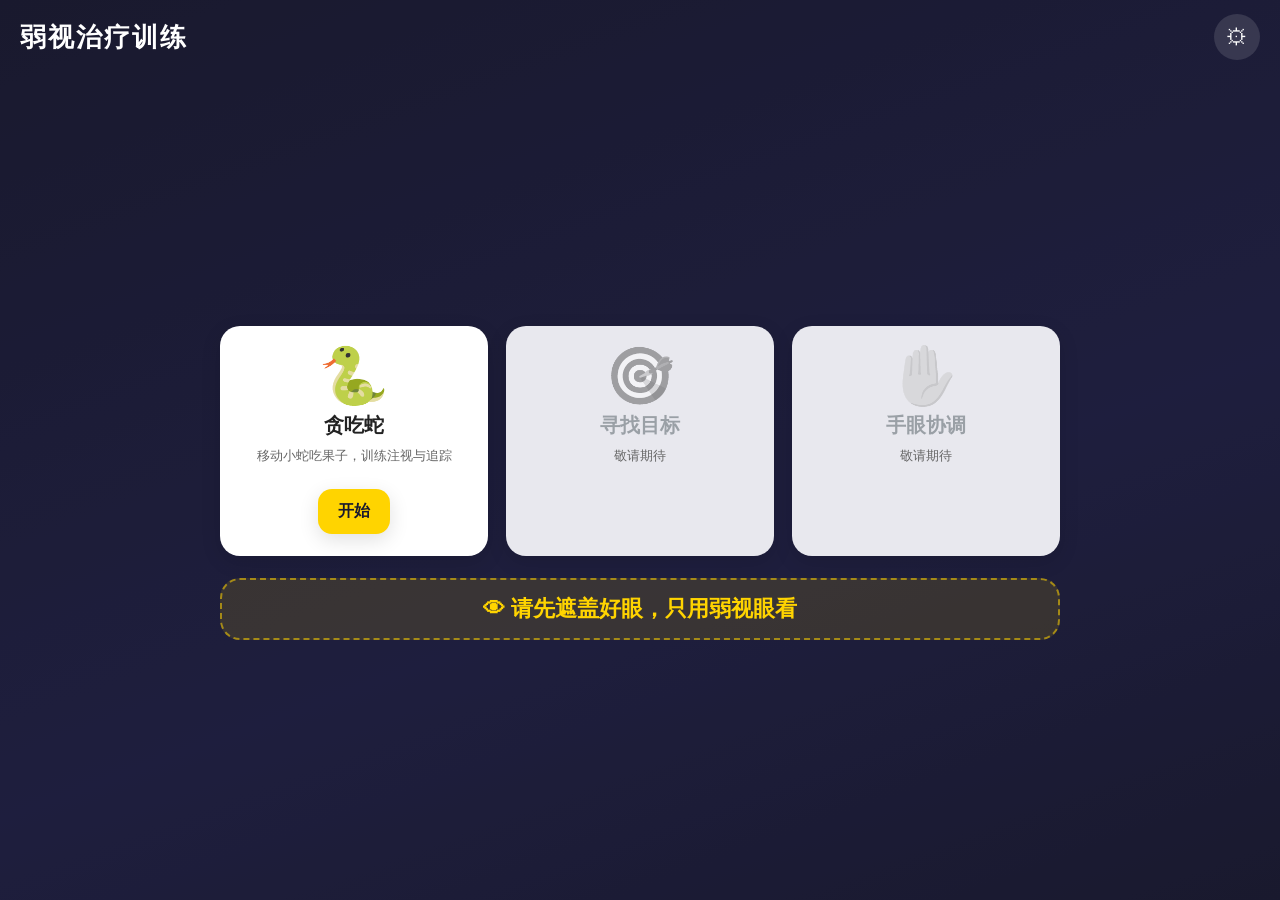
<file: index.html>
﻿<!DOCTYPE html>
<html lang="zh-CN">
<head>
<meta charset="UTF-8">
<meta name="viewport" content="width=device-width, initial-scale=1, viewport-fit=cover">
<title>Amblyopia Treatment Game · 弱视治疗训练</title>
<link rel="stylesheet" href="css/style.css">
</head>
<body>
<!-- 自测横幅：?test=1 时显示 -->
<div id="testBanner" class="hidden"></div>

<!-- ============ 游戏挑选菜单页 ============ -->
<div id="menuScreen" class="screen">
  <canvas id="menuBgCanvas" aria-hidden="true"></canvas>
  <div class="menu-bg-dim" aria-hidden="true"></div>
  <header class="menu-header">
    <h1 class="menu-title">弱视治疗训练</h1>
    <button id="btnOpenSettings" class="icon-btn" title="家长设置" aria-label="家长设置">⚙</button>
  </header>
  <main class="menu-main">
    <section class="game-cards" aria-label="选择游戏">
      <!-- 贪吃蛇 -->
      <div id="card-snake" class="card card-snake">
        <div class="card-art" aria-hidden="true">🐍</div>
        <h2 class="card-name">贪吃蛇</h2>
        <p class="card-desc">移动小蛇吃果子，训练注视与追踪</p>
        <button id="btnStartSnake" class="btn btn-primary">开始</button>
      </div>
      <!-- 敬请期待占位 -->
      <div class="card card-soon" aria-disabled="true">
        <div class="card-art" aria-hidden="true">🎯</div>
        <h2 class="card-name">寻找目标</h2>
        <p class="card-desc">敬请期待</p>
      </div>
      <div class="card card-soon" aria-disabled="true">
        <div class="card-art" aria-hidden="true">✋</div>
        <h2 class="card-name">手眼协调</h2>
        <p class="card-desc">敬请期待</p>
      </div>
    </section>
    <p class="eye-reminder" role="note">👁 请先遮盖好眼，只用弱视眼看</p>
  </main>
</div>

<!-- ============ 游戏屏（贪吃蛇） ============ -->
<div id="gameScreen" class="screen hidden">
  <div class="hud">
    <div class="hud-stats">
      <span>分数 <b id="hudScore">0</b></span>
      <span>最高 <b id="hudHighScore">0</b></span>
      <span>速度 <b id="hudSpeed">1</b></span>
    </div>
    <div class="hud-actions">
      <button id="btnPause" class="btn btn-small">⏸ 暂停</button>
      <button id="btnMute" class="btn btn-small">🔊 音效开</button>
    </div>
  </div>
  <div class="hud-reminder">👁 请先遮盖好眼，只用弱视眼看</div>
  <div class="board-wrap">
    <canvas id="bgCanvas"></canvas>
    <canvas id="gameCanvas"></canvas>
  </div>
</div>

<!-- ============ 游戏内 Esc 菜单 ============ -->
<div id="gameMenuOverlay" class="overlay hidden">
  <div class="overlay-card">
    <h2>已暂停</h2>
    <button id="btnResume" class="btn btn-primary btn-block">▶ 继续</button>
    <button id="btnMenuSettings" class="btn btn-block">⚙ 设置</button>
    <button id="btnRestart" class="btn btn-block">🔄 重新开始</button>
    <button id="btnBackMenu" class="btn btn-block">🏠 返回游戏列表</button>
  </div>
</div>

<!-- ============ 游戏结束浮层 ============ -->
<div id="endOverlay" class="overlay hidden">
  <div class="overlay-card">
    <h2>游戏结束</h2>
    <p>本次分数 <b id="endScore">0</b></p>
    <p>最高分 <b id="endHighScore">0</b></p>
    <button id="btnPlayAgain" class="btn btn-primary btn-block">🔄 再玩一次</button>
    <button id="btnEndBackMenu" class="btn btn-block">🏠 返回游戏列表</button>
  </div>
</div>

<!-- ============ 家长设置抽屉 ============ -->
<div id="drawerMask" class="mask hidden"></div>
<aside id="settingsDrawer" class="drawer hidden" role="dialog" aria-label="家长设置">
  <div class="drawer-head">
    <h2>家长设置</h2>
    <button id="btnDrawerClose" class="icon-btn" title="关闭" aria-label="关闭">✕</button>
  </div>
  <div class="drawer-body">
    <div class="setting-group">
      <h3>闪烁档位</h3>
      <div class="option-row">
        <label><input type="radio" name="flickerLevel" value="0"> 慢 (1.2Hz)</label>
        <label><input type="radio" name="flickerLevel" value="1"> 中 (2Hz)</label>
        <label><input type="radio" name="flickerLevel" value="2"> 快 (3.2Hz)</label>
      </div>
    </div>
    <div class="setting-group">
      <h3>刺激模式（勾选参与轮换）</h3>
      <div class="option-row">
        <label><input type="checkbox" name="mode" value="cam_grating"> CAM光栅</label>
        <label><input type="checkbox" name="mode" value="checkerboard"> 棋盘格</label>
        <label><input type="checkbox" name="mode" value="stripes"> 对比条纹</label>
      </div>
    </div>
    <div class="setting-group">
      <h3>操控方式</h3>
      <div class="option-row">
        <label><input type="radio" name="controlMode" value="keyboard"> 键盘</label>
        <label><input type="radio" name="controlMode" value="mouse"> 鼠标</label>
        <label><input type="radio" name="controlMode" value="both"> 两者（键盘/鼠标均可）</label>
      </div>
    </div>
    <div class="setting-group">
      <h3>配色模式</h3>
      <div class="option-row">
        <label><input type="radio" name="colorMode" value="contrast"> 高对比</label>
        <label><input type="radio" name="colorMode" value="mixed"> 混合</label>
      </div>
    </div>
    <div class="setting-group">
      <h3>起始速度</h3>
      <div class="option-row">
        <label><input type="radio" name="startSpeed" value="1"> 很慢</label>
        <label><input type="radio" name="startSpeed" value="2"> 慢</label>
        <label><input type="radio" name="startSpeed" value="3"> 中</label>
        <label><input type="radio" name="startSpeed" value="4"> 快</label>
        <label><input type="radio" name="startSpeed" value="5"> 很快</label>
      </div>
    </div>
    <div class="setting-group">
      <h3>背景变化</h3>
      <div class="option-row">
        <label><input type="checkbox" id="colorChange"> 颜色变化</label>
        <label><input type="checkbox" id="shapeChange"> 形状变化</label>
        <label><input type="checkbox" id="flickerChange"> 闪烁变化</label>
      </div>
    </div>
    <div class="setting-group">
      <h3>音效</h3>
      <div class="option-row">
        <label><input type="checkbox" id="soundOn"> 开启音效</label>
      </div>
    </div>
    <p class="drawer-note">建议每次 10–15 分钟、每天 1–2 次；请遵医嘱；训练时遮盖好眼。</p>
  </div>
</aside>

<script src="js/bg-engine.js"></script>
<script src="js/snake.js"></script>
<script>
(function () {
  'use strict';
  /* 设置由 js/snake.js 负责加载与持久化，这里取用其引用，保证两端同步 */
  var settings = (window.SnakeGame && window.SnakeGame.getSettings) ? window.SnakeGame.getSettings() : null;

  var App = {
    settings: settings,
    // 简单路由：menu ↔ game-snake（显隐类切换）
    showScreen: function (name) {
      if (typeof document === 'undefined') return;
      var menu = document.getElementById('menuScreen');
      var game = document.getElementById('gameScreen');
      if (menu) menu.classList.toggle('hidden', name !== 'menu');
      if (game) game.classList.toggle('hidden', name !== 'game-snake');
    },
    // 由 SnakeGame.backToMenu 调用：回到游戏挑选菜单页
    backFromGame: function () {
      App.showScreen('menu');
      setupMenuBg();
    }
  };
  window.App = App;

  /* ---------- 菜单页背景预览：用同一 BgEngine 引擎轮换刺激模式 ---------- */
  var menuBgEngine = null;
  function setupMenuBg() {
    if (typeof document === 'undefined') return;
    var canvas = document.getElementById('menuBgCanvas');
    if (!canvas || !window.BgEngine) return;
    var dpr = window.devicePixelRatio || 1;
    var w = Math.max(1, Math.round(window.innerWidth * dpr));
    var h = Math.max(1, Math.round(window.innerHeight * dpr));
    if (canvas.width !== w || canvas.height !== h) {
      canvas.width = w;
      canvas.height = h;
    }
    if (!menuBgEngine) menuBgEngine = window.BgEngine.create(canvas, settings);
    else menuBgEngine.applySettings(settings);
    menuBgEngine.start();
  }
  function stopMenuBg() {
    if (menuBgEngine) menuBgEngine.stop();
  }

  if (typeof document !== 'undefined') {
    // 开始贪吃蛇：停掉菜单预览，切到游戏屏并启动游戏
    var btnStartSnake = document.getElementById('btnStartSnake');
    if (btnStartSnake) {
      btnStartSnake.addEventListener('click', function () {
        stopMenuBg();
        App.showScreen('game-snake');
        if (window.SnakeGame && window.SnakeGame.start) window.SnakeGame.start(settings);
      });
    }
    // 家长设置抽屉（菜单页与游戏内共用）：由 snake.js 一次性绑定
    if (window.SnakeGame && window.SnakeGame.bindSettingsUI) window.SnakeGame.bindSettingsUI();

    // 菜单屏尺寸变化时重建预览画布分辨率
    window.addEventListener('resize', function () {
      var menu = document.getElementById('menuScreen');
      if (menu && !menu.classList.contains('hidden')) setupMenuBg();
    });

    setupMenuBg(); // 启动时开启菜单页背景预览
  }

  /* ---------- ?test=1 自测入口（无 DOM 环境也暴露 __snakeTests） ---------- */
  if (window.location && window.location.search && String(window.location.search).indexOf('test') !== -1) {
    function collectTests() {
      var t = [];
      if (window.SnakeGame && window.SnakeGame.runSelfTests) t = t.concat(window.SnakeGame.runSelfTests());
      if (window.BgEngine && window.BgEngine.runSelfTests) t = t.concat(window.BgEngine.runSelfTests());
      return t;
    }
    window.__snakeTests = { runSelfTests: collectTests };
    if (typeof document !== 'undefined') {
      var all = collectTests();
      var pass = 0, fail = 0;
      for (var i = 0; i < all.length; i++) {
        if (all[i].pass) pass++;
        else { fail++; if (window.console) console.log('FAIL ' + all[i].name); }
      }
      var banner = document.getElementById('testBanner');
      if (banner) {
        banner.textContent = 'SELF-TEST PASS (' + pass + ')/FAIL (' + fail + ')';
        banner.classList.remove('hidden');
        banner.classList.add(fail === 0 ? 'test-pass' : 'test-fail');
      }
    }
  }
})();
</script>
</body>
</html>
</file>
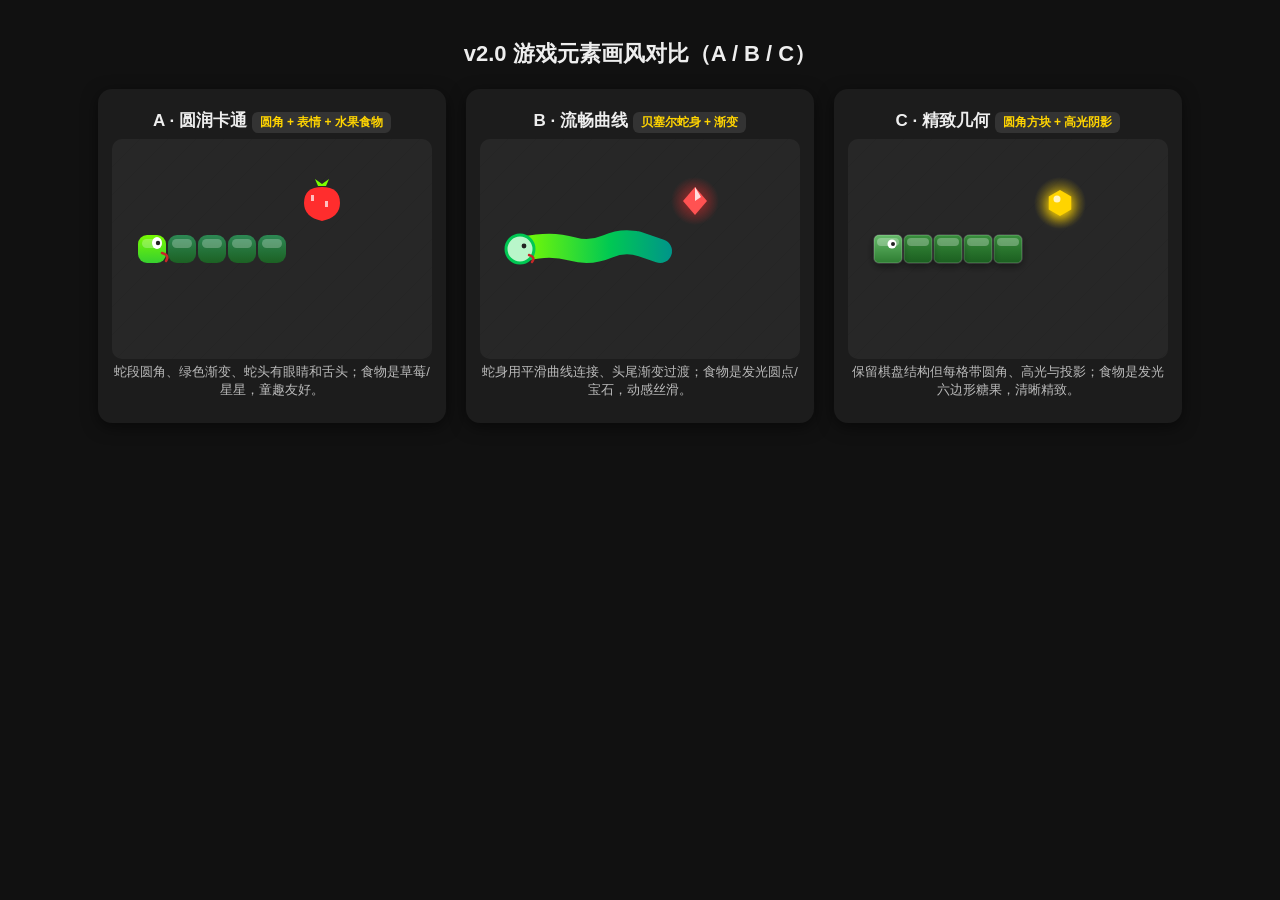
<file: docs/previews/style-options.html>
﻿<!DOCTYPE html>
<html lang="zh-CN">
<head>
<meta charset="UTF-8">
<meta name="viewport" content="width=device-width, initial-scale=1.0">
<title>v2.0 画风选择预览</title>
<style>
  body { font-family: "Microsoft YaHei", sans-serif; background: #111; color: #eee; margin: 0; padding: 24px; }
  h1 { text-align: center; font-size: 22px; }
  .row { display: flex; flex-wrap: wrap; gap: 20px; justify-content: center; margin-top: 20px; }
  .card { background: #1c1c1c; border-radius: 14px; padding: 14px; width: 320px; box-shadow: 0 4px 16px rgba(0,0,0,.5); }
  .card h2 { text-align: center; font-size: 17px; margin: 6px 0; }
  .card p { font-size: 13px; color: #bbb; text-align: center; margin: 4px 0 10px; }
  canvas { width: 100%; height: 220px; border-radius: 10px; display: block; }
  .tag { display: inline-block; background: #333; border-radius: 6px; padding: 2px 8px; font-size: 12px; color: #ffd400; }
</style>
</head>
<body>
<h1>v2.0 游戏元素画风对比（A / B / C）</h1>
<div class="row">
  <div class="card">
    <h2>A · 圆润卡通 <span class="tag">圆角 + 表情 + 水果食物</span></h2>
    <canvas id="cA"></canvas>
    <p>蛇段圆角、绿色渐变、蛇头有眼睛和舌头；食物是草莓/星星，童趣友好。</p>
  </div>
  <div class="card">
    <h2>B · 流畅曲线 <span class="tag">贝塞尔蛇身 + 渐变</span></h2>
    <canvas id="cB"></canvas>
    <p>蛇身用平滑曲线连接、头尾渐变过渡；食物是发光圆点/宝石，动感丝滑。</p>
  </div>
  <div class="card">
    <h2>C · 精致几何 <span class="tag">圆角方块 + 高光阴影</span></h2>
    <canvas id="cC"></canvas>
    <p>保留棋盘结构但每格带圆角、高光与投影；食物是发光六边形糖果，清晰精致。</p>
  </div>
</div>
<script>
function bgStripes(ctx, w, h) {
  for (let x = -h; x < w + h; x += 28) {
    ctx.fillStyle = 'rgba(255,255,255,0.05)';
    ctx.beginPath(); ctx.moveTo(x, h); ctx.lineTo(x + h, 0); ctx.lineTo(x + h + 28, 0); ctx.lineTo(x + 28, h); ctx.closePath(); ctx.fill();
  }
}
function roundRect(ctx, x, y, w, h, r) {
  r = Math.min(r, w / 2, h / 2);
  ctx.beginPath();
  ctx.moveTo(x + r, y);
  ctx.arcTo(x + w, y, x + w, y + h, r);
  ctx.arcTo(x + w, y + h, x, y + h, r);
  ctx.arcTo(x, y + h, x, y, r);
  ctx.arcTo(x, y, x + w, y, r);
  ctx.closePath();
}
function drawStyleA(ctx, w, h) {
  bgStripes(ctx, w, h);
  const segs = [[40,110],[70,110],[100,110],[130,110],[160,110]];
  for (let i = segs.length - 1; i >= 0; i--) {
    const [x, y] = segs[i];
    const g = ctx.createLinearGradient(x, y - 16, x, y + 16);
    g.addColorStop(0, i === 0 ? '#7CFC00' : '#2E8B57');
    g.addColorStop(1, i === 0 ? '#32CD32' : '#1B5E20');
    ctx.fillStyle = g;
    roundRect(ctx, x - 14, y - 14, 28, 28, 9);
    ctx.fill();
    ctx.fillStyle = 'rgba(255,255,255,0.25)';
    roundRect(ctx, x - 10, y - 10, 20, 9, 5);
    ctx.fill();
  }
  // head face
  const hx = segs[0][0], hy = segs[0][1];
  ctx.fillStyle = '#fff'; ctx.beginPath(); ctx.ellipse(hx + 5, hy - 6, 5, 6, 0, 0, Math.PI * 2); ctx.fill();
  ctx.fillStyle = '#222'; ctx.beginPath(); ctx.arc(hx + 6, hy - 6, 2.2, 0, Math.PI * 2); ctx.fill();
  ctx.strokeStyle = '#c62828'; ctx.lineWidth = 2.5; ctx.lineCap = 'round';
  ctx.beginPath(); ctx.moveTo(hx + 10, hy + 4); ctx.quadraticCurveTo(hx + 18, hy + 6, hx + 14, hy + 12); ctx.stroke();
  // strawberry food
  const fx = 210, fy = 60;
  ctx.fillStyle = '#ff2d2d';
  ctx.beginPath(); ctx.moveTo(fx, fy - 12); ctx.quadraticCurveTo(fx + 18, fy - 12, fx + 18, fy + 4); ctx.quadraticCurveTo(fx + 18, fy + 18, fx, fy + 22); ctx.quadraticCurveTo(fx - 18, fy + 18, fx - 18, fy + 4); ctx.quadraticCurveTo(fx - 18, fy - 12, fx, fy - 12); ctx.fill();
  ctx.fillStyle = '#7cff00'; ctx.beginPath(); ctx.moveTo(fx - 4, fy - 13); ctx.lineTo(fx + 4, fy - 13); ctx.lineTo(fx + 7, fy - 20); ctx.lineTo(fx, fy - 15); ctx.lineTo(fx - 7, fy - 20); ctx.closePath(); ctx.fill();
  ctx.fillStyle = 'rgba(255,255,255,.7)';
  ctx.fillRect(fx - 11, fy - 4, 3, 6);
  ctx.fillRect(fx + 3, fy + 2, 3, 6);
}
function drawStyleB(ctx, w, h) {
  bgStripes(ctx, w, h);
  const pts = [[40,110],[75,105],[110,115],[145,100],[180,112]];
  ctx.lineCap = 'round'; ctx.lineJoin = 'round';
  const g = ctx.createLinearGradient(40, 100, 190, 100);
  g.addColorStop(0, '#7CFC00'); g.addColorStop(0.6, '#00C853'); g.addColorStop(1, '#009688');
  ctx.strokeStyle = g; ctx.lineWidth = 24;
  ctx.beginPath();
  ctx.moveTo(pts[0][0], pts[0][1]);
  for (let i = 1; i < pts.length; i++) {
    const mx = (pts[i-1][0] + pts[i][0]) / 2, my = (pts[i-1][1] + pts[i][1]) / 2;
    ctx.quadraticCurveTo(pts[i-1][0], pts[i-1][1], mx, my);
  }
  ctx.quadraticCurveTo(pts[pts.length-2][0], pts[pts.length-2][1], pts[pts.length-1][0], pts[pts.length-1][1]);
  ctx.stroke();
  // head
  const hx = pts[0][0], hy = pts[0][1];
  ctx.fillStyle = '#B9F6CA';
  ctx.beginPath(); ctx.arc(hx, hy, 14, 0, Math.PI * 2); ctx.fill();
  ctx.strokeStyle = '#00C853'; ctx.lineWidth = 3; ctx.stroke();
  ctx.fillStyle = '#222'; ctx.beginPath(); ctx.arc(hx + 4, hy - 3, 2.4, 0, Math.PI * 2); ctx.fill();
  ctx.strokeStyle = '#c62828'; ctx.lineWidth = 2.4;
  ctx.beginPath(); ctx.moveTo(hx + 9, hy + 6); ctx.quadraticCurveTo(hx + 16, hy + 8, hx + 12, hy + 13); ctx.stroke();
  // gem food
  const fx = 215, fy = 62;
  const glow = ctx.createRadialGradient(fx, fy, 2, fx, fy, 24);
  glow.addColorStop(0, 'rgba(255,45,45,.55)'); glow.addColorStop(1, 'rgba(255,45,45,0)');
  ctx.fillStyle = glow; ctx.beginPath(); ctx.arc(fx, fy, 24, 0, Math.PI * 2); ctx.fill();
  ctx.fillStyle = '#ff5252';
  ctx.beginPath(); ctx.moveTo(fx, fy - 14); ctx.lineTo(fx + 12, fy); ctx.lineTo(fx, fy + 14); ctx.lineTo(fx - 12, fy); ctx.closePath(); ctx.fill();
  ctx.fillStyle = 'rgba(255,255,255,.8)';
  ctx.beginPath(); ctx.moveTo(fx, fy - 14); ctx.lineTo(fx + 6, fy - 4); ctx.lineTo(fx, fy); ctx.closePath(); ctx.fill();
}
function drawStyleC(ctx, w, h) {
  bgStripes(ctx, w, h);
  const segs = [[40,110],[70,110],[100,110],[130,110],[160,110]];
  for (let i = segs.length - 1; i >= 0; i--) {
    const [x, y] = segs[i];
    ctx.shadowColor = 'rgba(0,0,0,.45)'; ctx.shadowBlur = 8; ctx.shadowOffsetY = 3;
    const g = ctx.createLinearGradient(x, y - 14, x, y + 14);
    g.addColorStop(0, i === 0 ? '#66BB6A' : '#388E3C');
    g.addColorStop(1, i === 0 ? '#2E7D32' : '#1B5E20');
    ctx.fillStyle = g;
    roundRect(ctx, x - 14, y - 14, 28, 28, 5);
    ctx.fill();
    ctx.shadowColor = 'transparent';
    ctx.fillStyle = 'rgba(255,255,255,.28)';
    roundRect(ctx, x - 11, y - 11, 22, 8, 4);
    ctx.fill();
    ctx.strokeStyle = 'rgba(255,255,255,.18)'; ctx.lineWidth = 1.5;
    roundRect(ctx, x - 14, y - 14, 28, 28, 5); ctx.stroke();
  }
  const hx = segs[0][0], hy = segs[0][1];
  ctx.fillStyle = '#fff'; ctx.beginPath(); ctx.arc(hx + 4, hy - 5, 4.5, 0, Math.PI * 2); ctx.fill();
  ctx.fillStyle = '#222'; ctx.beginPath(); ctx.arc(hx + 5, hy - 5, 2, 0, Math.PI * 2); ctx.fill();
  // candy food (hexagon with glow)
  const fx = 212, fy = 64;
  const g2 = ctx.createRadialGradient(fx, fy, 3, fx, fy, 26);
  g2.addColorStop(0, 'rgba(255,212,0,.6)'); g2.addColorStop(1, 'rgba(255,212,0,0)');
  ctx.fillStyle = g2; ctx.beginPath(); ctx.arc(fx, fy, 26, 0, Math.PI * 2); ctx.fill();
  ctx.shadowColor = '#ffd400'; ctx.shadowBlur = 12;
  ctx.fillStyle = '#ffd400';
  ctx.beginPath();
  for (let k = 0; k < 6; k++) {
    const a = Math.PI / 180 * (60 * k - 90);
    const px = fx + 13 * Math.cos(a), py = fy + 13 * Math.sin(a);
    if (k === 0) ctx.moveTo(px, py); else ctx.lineTo(px, py);
  }
  ctx.closePath(); ctx.fill();
  ctx.shadowColor = 'transparent';
  ctx.fillStyle = 'rgba(255,255,255,.75)';
  ctx.beginPath(); ctx.arc(fx - 3, fy - 4, 3.5, 0, Math.PI * 2); ctx.fill();
}
const A = document.getElementById('cA'), B = document.getElementById('cB'), C = document.getElementById('cC');
[A, B, C].forEach(c => { c.width = 320; c.height = 220; });
drawStyleA(A.getContext('2d'), 320, 220);
drawStyleB(B.getContext('2d'), 320, 220);
drawStyleC(C.getContext('2d'), 320, 220);
</script>
</body>
</html>
</file>
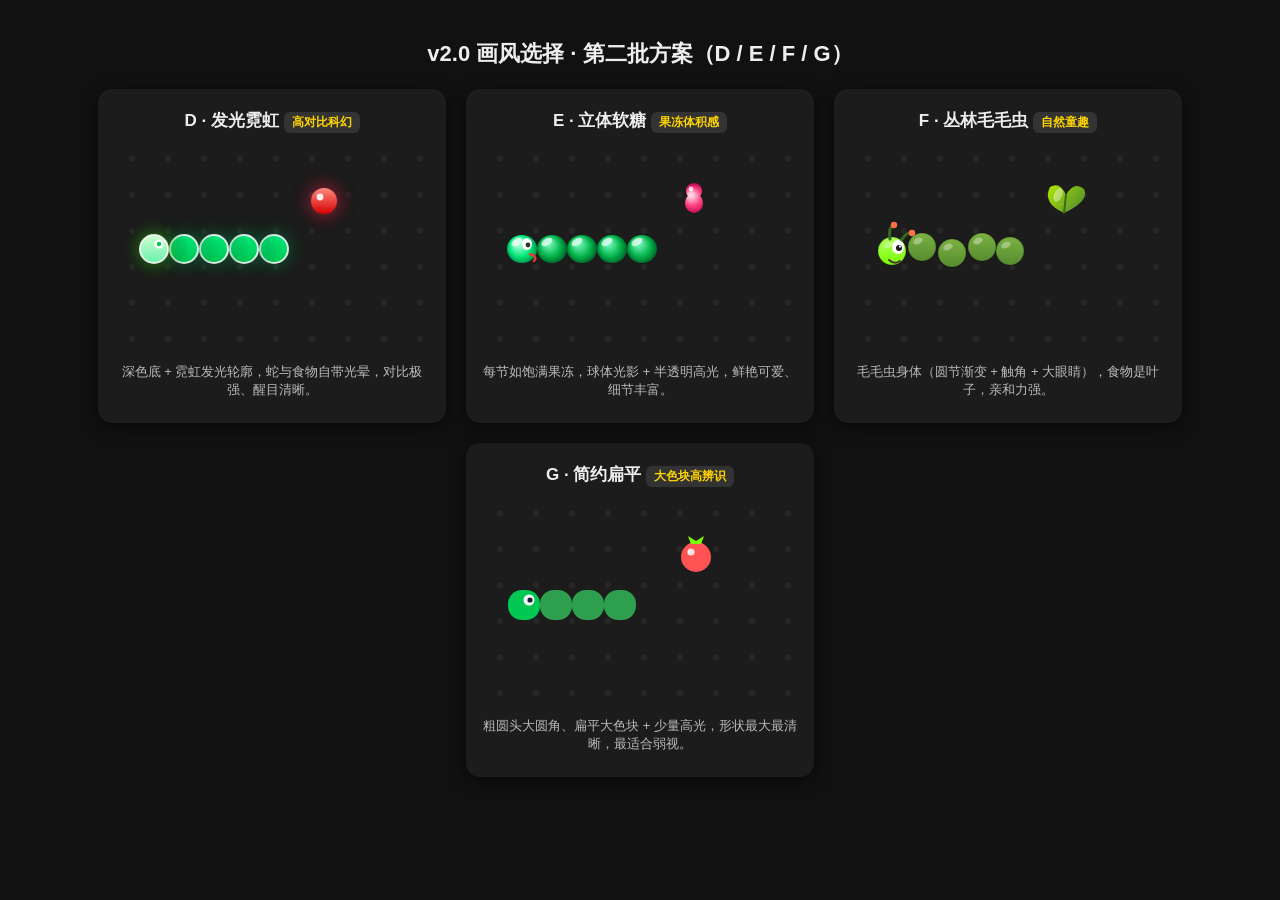
<file: docs/previews/style-options2.html>
﻿<!DOCTYPE html>
<html lang="zh-CN">
<head>
<meta charset="UTF-8">
<meta name="viewport" content="width=device-width, initial-scale=1.0">
<title>v2.0 画风选择预览 · 第二批</title>
<style>
  body { font-family: "Microsoft YaHei", sans-serif; background: #111; color: #eee; margin: 0; padding: 24px; }
  h1 { text-align: center; font-size: 22px; }
  .row { display: flex; flex-wrap: wrap; gap: 20px; justify-content: center; margin-top: 20px; }
  .card { background: #1c1c1c; border-radius: 14px; padding: 14px; width: 320px; box-shadow: 0 4px 16px rgba(0,0,0,.5); }
  .card h2 { text-align: center; font-size: 17px; margin: 6px 0; }
  .card p { font-size: 13px; color: #bbb; text-align: center; margin: 4px 0 10px; }
  canvas { width: 100%; height: 220px; border-radius: 10px; display: block; }
  .tag { display: inline-block; background: #333; border-radius: 6px; padding: 2px 8px; font-size: 12px; color: #ffd400; }
</style>
</head>
<body>
<h1>v2.0 画风选择 · 第二批方案（D / E / F / G）</h1>
<div class="row">
  <div class="card">
    <h2>D · 发光霓虹 <span class="tag">高对比科幻</span></h2>
    <canvas id="cD"></canvas>
    <p>深色底 + 霓虹发光轮廓，蛇与食物自带光晕，对比极强、醒目清晰。</p>
  </div>
  <div class="card">
    <h2>E · 立体软糖 <span class="tag">果冻体积感</span></h2>
    <canvas id="cE"></canvas>
    <p>每节如饱满果冻，球体光影 + 半透明高光，鲜艳可爱、细节丰富。</p>
  </div>
  <div class="card">
    <h2>F · 丛林毛毛虫 <span class="tag">自然童趣</span></h2>
    <canvas id="cF"></canvas>
    <p>毛毛虫身体（圆节渐变 + 触角 + 大眼睛），食物是叶子，亲和力强。</p>
  </div>
  <div class="card">
    <h2>G · 简约扁平 <span class="tag">大色块高辨识</span></h2>
    <canvas id="cG"></canvas>
    <p>粗圆头大圆角、扁平大色块 + 少量高光，形状最大最清晰，最适合弱视。</p>
  </div>
</div>
<script>
function bgDots(ctx, w, h) {
  ctx.fillStyle = 'rgba(255,255,255,0.05)';
  for (let y = 20; y < h; y += 36) for (let x = 20; x < w; x += 36) { ctx.beginPath(); ctx.arc(x, y, 3, 0, Math.PI * 2); ctx.fill(); }
}
function roundRect(ctx, x, y, w, h, r) {
  r = Math.min(r, w / 2, h / 2);
  ctx.beginPath();
  ctx.moveTo(x + r, y); ctx.arcTo(x + w, y, x + w, y + h, r);
  ctx.arcTo(x + w, y + h, x, y + h, r); ctx.arcTo(x, y + h, x, y, r); ctx.arcTo(x, y, x + w, y, r);
  ctx.closePath();
}
function glowCircle(ctx, x, y, r, color) {
  const g = ctx.createRadialGradient(x, y, r * 0.2, x, y, r * 2.2);
  g.addColorStop(0, color); g.addColorStop(1, 'rgba(0,0,0,0)');
  ctx.fillStyle = g; ctx.beginPath(); ctx.arc(x, y, r * 2.2, 0, Math.PI * 2); ctx.fill();
}
// D · 发光霓虹
function drawD(ctx, w, h) {
  bgDots(ctx, w, h);
  const segs = [[42,110],[72,110],[102,110],[132,110],[162,110]];
  for (let i = segs.length - 1; i >= 0; i--) {
    const [x, y] = segs[i];
    glowCircle(ctx, x, y, 16, i === 0 ? 'rgba(57,255,20,.5)' : 'rgba(0,230,118,.35)');
    const g = ctx.createLinearGradient(x, y - 14, x, y + 14);
    g.addColorStop(0, i === 0 ? '#ccffcc' : '#00E676');
    g.addColorStop(1, i === 0 ? '#69F0AE' : '#00C853');
    ctx.fillStyle = g; ctx.beginPath(); ctx.arc(x, y, 14, 0, Math.PI * 2); ctx.fill();
    ctx.strokeStyle = 'rgba(255,255,255,.85)'; ctx.lineWidth = 2;
    ctx.beginPath(); ctx.arc(x, y, 14, 0, Math.PI * 2); ctx.stroke();
  }
  const hx = segs[0][0], hy = segs[0][1];
  ctx.fillStyle = '#fff'; ctx.beginPath(); ctx.arc(hx + 5, hy - 5, 4.6, 0, Math.PI * 2); ctx.fill();
  ctx.fillStyle = '#00C853'; ctx.beginPath(); ctx.arc(hx + 5, hy - 5, 2.2, 0, Math.PI * 2); ctx.fill();
  const fx = 212, fy = 62;
  glowCircle(ctx, fx, fy, 16, 'rgba(255,45,85,.55)');
  const g2 = ctx.createLinearGradient(fx, fy - 13, fx, fy + 13);
  g2.addColorStop(0, '#ff8a80'); g2.addColorStop(1, '#d50000');
  ctx.fillStyle = g2; ctx.beginPath(); ctx.arc(fx, fy, 13, 0, Math.PI * 2); ctx.fill();
  ctx.fillStyle = 'rgba(255,255,255,.9)'; ctx.beginPath(); ctx.arc(fx - 4, fy - 4, 3.4, 0, Math.PI * 2); ctx.fill();
}
// E · 立体软糖
function drawE(ctx, w, h) {
  bgDots(ctx, w, h);
  const segs = [[42,110],[72,110],[102,110],[132,110],[162,110]];
  for (let i = segs.length - 1; i >= 0; i--) {
    const [x, y] = segs[i];
    const g = ctx.createRadialGradient(x - 4, y - 6, 3, x, y, 17);
    g.addColorStop(0, i === 0 ? '#a5ffd6' : '#69F0AE');
    g.addColorStop(0.55, i === 0 ? '#00E676' : '#00B248');
    g.addColorStop(1, i === 0 ? '#00793d' : '#004d24');
    ctx.fillStyle = g; ctx.beginPath(); ctx.ellipse(x, y, 15, 14, 0, 0, Math.PI * 2); ctx.fill();
    ctx.fillStyle = 'rgba(255,255,255,.65)';
    ctx.beginPath(); ctx.ellipse(x - 5, y - 7, 6, 3.4, -0.5, 0, Math.PI * 2); ctx.fill();
  }
  const hx = segs[0][0], hy = segs[0][1];
  ctx.fillStyle = '#fff'; ctx.beginPath(); ctx.ellipse(hx + 5, hy - 5, 5, 6, 0, 0, Math.PI * 2); ctx.fill();
  ctx.fillStyle = '#333'; ctx.beginPath(); ctx.arc(hx + 6, hy - 4, 2.4, 0, Math.PI * 2); ctx.fill();
  ctx.strokeStyle = '#e53935'; ctx.lineWidth = 2.4; ctx.lineCap = 'round';
  ctx.beginPath(); ctx.moveTo(hx + 8, hy + 5); ctx.quadraticCurveTo(hx + 16, hy + 7, hx + 12, hy + 12); ctx.stroke();
  // gummy bear-ish candy
  const fx = 214, fy = 60;
  const g3 = ctx.createRadialGradient(fx - 3, fy - 4, 2, fx, fy, 16);
  g3.addColorStop(0, '#ffd3e0'); g3.addColorStop(0.5, '#ff4081'); g3.addColorStop(1, '#b4004e');
  ctx.fillStyle = g3;
  ctx.beginPath(); ctx.arc(fx, fy - 8, 8, 0, Math.PI * 2); ctx.fill();
  ctx.beginPath(); ctx.ellipse(fx, fy + 4, 9, 10, 0, 0, Math.PI * 2); ctx.fill();
  ctx.fillStyle = 'rgba(255,255,255,.8)'; ctx.beginPath(); ctx.arc(fx - 3, fy - 10, 2.4, 0, Math.PI * 2); ctx.fill();
}
// F · 丛林毛毛虫
function drawF(ctx, w, h) {
  bgDots(ctx, w, h);
  const segs = [[44,112],[74,108],[104,114],[134,108],[162,112]];
  for (let i = segs.length - 1; i >= 0; i--) {
    const [x, y] = segs[i];
    const g = ctx.createLinearGradient(x, y - 15, x, y + 15);
    g.addColorStop(0, i === 0 ? '#b2ff59' : '#7cb342');
    g.addColorStop(1, i === 0 ? '#76ff03' : '#558b2f');
    ctx.fillStyle = g; ctx.beginPath(); ctx.arc(x, y, 14, 0, Math.PI * 2); ctx.fill();
    ctx.fillStyle = 'rgba(255,255,255,.35)';
    ctx.beginPath(); ctx.ellipse(x - 4, y - 6, 5, 3, -0.4, 0, Math.PI * 2); ctx.fill();
    ctx.strokeStyle = 'rgba(0,0,0,.18)'; ctx.lineWidth = 1.4;
    ctx.beginPath(); ctx.arc(x, y, 14, 0, Math.PI * 2); ctx.stroke();
  }
  const hx = segs[0][0], hy = segs[0][1];
  // antennae
  ctx.strokeStyle = '#33691e'; ctx.lineWidth = 3; ctx.lineCap = 'round';
  ctx.beginPath(); ctx.moveTo(hx + 8, hy - 8); ctx.quadraticCurveTo(hx + 14, hy - 20, hx + 20, hy - 18); ctx.stroke();
  ctx.beginPath(); ctx.moveTo(hx - 2, hy - 12); ctx.quadraticCurveTo(hx - 4, hy - 24, hx + 2, hy - 26); ctx.stroke();
  ctx.fillStyle = '#ff7043'; ctx.beginPath(); ctx.arc(hx + 20, hy - 18, 3.2, 0, Math.PI * 2); ctx.fill();
  ctx.fillStyle = '#ff7043'; ctx.beginPath(); ctx.arc(hx + 2, hy - 26, 3.2, 0, Math.PI * 2); ctx.fill();
  ctx.fillStyle = '#fff'; ctx.beginPath(); ctx.ellipse(hx + 6, hy - 4, 6, 7, 0, 0, Math.PI * 2); ctx.fill();
  ctx.fillStyle = '#1a1a1a'; ctx.beginPath(); ctx.arc(hx + 7, hy - 3, 3, 0, Math.PI * 2); ctx.fill();
  ctx.fillStyle = '#fff'; ctx.beginPath(); ctx.arc(hx + 8, hy - 4.4, 1.1, 0, Math.PI * 2); ctx.fill();
  ctx.strokeStyle = '#4e342e'; ctx.lineWidth = 2; ctx.lineCap = 'round';
  ctx.beginPath(); ctx.moveTo(hx - 3, hy + 9); ctx.quadraticCurveTo(hx + 2, hy + 14, hx + 8, hy + 10); ctx.stroke();
  // leaf food
  const fx = 216, fy = 58;
  const g2 = ctx.createLinearGradient(fx - 16, fy - 12, fx + 16, fy + 14);
  g2.addColorStop(0, '#aeea00'); g2.addColorStop(1, '#558b2f');
  ctx.fillStyle = g2;
  ctx.beginPath(); ctx.moveTo(fx, fy + 16);
  ctx.quadraticCurveTo(fx - 22, fy + 6, fx - 14, fy - 10);
  ctx.quadraticCurveTo(fx - 4, fy - 16, fx + 2, fy - 2);
  ctx.quadraticCurveTo(fx + 10, fy - 16, fx + 20, fy - 8);
  ctx.quadraticCurveTo(fx + 26, fy + 4, fx, fy + 16);
  ctx.fill();
  ctx.strokeStyle = '#33691e'; ctx.lineWidth = 2;
  ctx.beginPath(); ctx.moveTo(fx, fy + 16); ctx.lineTo(fx + 2, fy - 2); ctx.stroke();
  ctx.fillStyle = 'rgba(255,255,255,.4)'; ctx.beginPath(); ctx.ellipse(fx - 6, fy - 2, 4, 7, 0.4, 0, Math.PI * 2); ctx.fill();
}
// G · 简约扁平
function drawG(ctx, w, h) {
  bgDots(ctx, w, h);
  const segs = [[44,112],[76,112],[108,112],[140,112]];
  for (let i = segs.length - 1; i >= 0; i--) {
    const [x, y] = segs[i];
    ctx.fillStyle = i === 0 ? '#00C853' : '#2E9E4F';
    roundRect(ctx, x - 16, y - 15, 32, 30, 14);
    ctx.fill();
  }
  const hx = segs[0][0], hy = segs[0][1];
  ctx.fillStyle = '#fff'; ctx.beginPath(); ctx.arc(hx + 5, hy - 5, 5.5, 0, Math.PI * 2); ctx.fill();
  ctx.fillStyle = '#123'; ctx.beginPath(); ctx.arc(hx + 6, hy - 5, 2.6, 0, Math.PI * 2); ctx.fill();
  // big fruit food
  const fx = 216, fy = 64;
  ctx.fillStyle = '#ff5252';
  ctx.beginPath(); ctx.arc(fx, fy, 15, 0, Math.PI * 2); ctx.fill();
  ctx.fillStyle = '#7cff00';
  ctx.beginPath(); ctx.moveTo(fx - 5, fy - 13); ctx.lineTo(fx + 5, fy - 13); ctx.lineTo(fx + 8, fy - 21); ctx.lineTo(fx, fy - 16); ctx.lineTo(fx - 8, fy - 21); ctx.closePath(); ctx.fill();
  ctx.fillStyle = 'rgba(255,255,255,.85)'; ctx.beginPath(); ctx.arc(fx - 5, fy - 5, 3.6, 0, Math.PI * 2); ctx.fill();
}
const D = document.getElementById('cD'), E = document.getElementById('cE'), F = document.getElementById('cF'), G = document.getElementById('cG');
[D, E, F, G].forEach(c => { c.width = 320; c.height = 220; });
drawD(D.getContext('2d'), 320, 220);
drawE(E.getContext('2d'), 320, 220);
drawF(F.getContext('2d'), 320, 220);
drawG(G.getContext('2d'), 320, 220);
</script>
</body>
</html>
</file>
<file: css/style.css>
﻿/* =========================================================
   Amblyopia Treatment Game · 全局样式
   ========================================================= */
:root {
  --color-accent: #ffd400;          /* 主强调色（黄） */
  --color-bg-dark: #1a1a2e;         /* 深色背景 */
  --color-bg-light: #f5f5f7;        /* 浅色背景 */
  --color-card: #ffffff;            /* 卡片背景 */
  --color-text: #222222;            /* 主文字 */
  --color-text-sub: #666666;        /* 次要文字 */
  --color-soon: #9aa0a6;            /* 敬请期待灰 */
  --color-danger: #ff2d2d;          /* 强调红 */
  --radius-lg: 20px;
  --radius-md: 14px;
  --shadow-card: 0 6px 20px rgba(0, 0, 0, .12);
  --shadow-overlay: 0 10px 40px rgba(0, 0, 0, .35);
}

* { box-sizing: border-box; margin: 0; padding: 0; }

html, body {
  height: 100%;
  font-family: "Microsoft YaHei", "PingFang SC", sans-serif;
  background: var(--color-bg-dark);
  color: var(--color-text);
  -webkit-tap-highlight-color: transparent;
}

/* 屏幕显隐 */
.hidden { display: none !important; }

button {
  font-family: inherit;
  cursor: pointer;
  border: none;
  background: none;
}
button:disabled { cursor: not-allowed; opacity: .55; }

/* ---------- 通用按钮 ---------- */
.btn {
  display: inline-block;
  padding: 12px 20px;
  border-radius: var(--radius-md);
  font-size: 16px;
  font-weight: 600;
  background: #ececf1;
  color: var(--color-text);
  transition: transform .08s ease, box-shadow .08s ease;
}
.btn:active { transform: scale(.97); }
.btn-primary { background: var(--color-accent); color: #1a1a2e; box-shadow: var(--shadow-card); }
.btn-block { display: block; width: 100%; margin: 10px 0; }
.btn-small { padding: 8px 14px; font-size: 14px; border-radius: 10px; }

.icon-btn {
  width: 46px; height: 46px;
  border-radius: 50%;
  font-size: 22px;
  background: rgba(255, 255, 255, .12);
  color: #fff;
  display: inline-flex; align-items: center; justify-content: center;
}
.icon-btn:active { background: rgba(255, 255, 255, .25); }

/* ---------- 自测横幅 ---------- */
#testBanner {
  position: fixed; top: 0; left: 0; right: 0; z-index: 999;
  padding: 8px 16px;
  font-size: 13px;
  text-align: center;
}
.test-pass { background: #2e7d32; color: #fff; }
.test-fail { background: #c62828; color: #fff; }

/* ---------- 菜单页 ---------- */
.screen {
  min-height: 100%;
  min-height: 100vh;
  min-height: 100dvh;
  display: flex;
  flex-direction: column;
}
#menuScreen {
  background: linear-gradient(160deg, #1a1a2e 0%, #23234a 60%, #1a1a2e 100%);
  color: #fff;
}
.menu-header {
  display: flex; align-items: center; justify-content: space-between;
  padding: max(14px, env(safe-area-inset-top)) 20px 6px;
}
.menu-title { font-size: 26px; font-weight: 800; letter-spacing: 2px; }
.menu-main {
  flex: 1;
  display: flex; flex-direction: column; justify-content: center;
  gap: 22px;
  padding: 20px;
  max-width: 880px;
  width: 100%;
  margin: 0 auto;
}

/* 游戏卡片网格 */
.game-cards {
  display: grid;
  grid-template-columns: repeat(auto-fit, minmax(220px, 1fr));
  gap: 18px;
}
.card {
  background: var(--color-card);
  color: var(--color-text);
  border-radius: var(--radius-lg);
  padding: 22px 16px;
  text-align: center;
  box-shadow: var(--shadow-card);
  display: flex; flex-direction: column; align-items: center; gap: 8px;
}
.card-art { font-size: 56px; line-height: 1; }
.card-name { font-size: 20px; font-weight: 700; }
.card-desc { font-size: 13px; color: var(--color-text-sub); min-height: 34px; }
.card-soon { background: #e8e8ee; color: var(--color-soon); }
.card-soon .card-art { filter: grayscale(1); opacity: .5; }

/* 遮眼提醒 */
.eye-reminder {
  font-size: 22px;
  font-weight: 700;
  text-align: center;
  color: var(--color-accent);
  background: rgba(255, 212, 0, .12);
  border: 2px dashed rgba(255, 212, 0, .55);
  border-radius: var(--radius-lg);
  padding: 14px 10px;
}

/* ---------- 游戏屏 ---------- */
#gameScreen {
  background: #000;
  align-items: center;
  justify-content: center;
  gap: 8px;
  padding-top: max(10px, env(safe-area-inset-top));
  padding-left: max(16px, env(safe-area-inset-left));
  padding-right: max(16px, env(safe-area-inset-right));
  padding-bottom: max(16px, env(safe-area-inset-bottom));
}
.hud {
  width: 100%;
  max-width: 640px;
  display: flex; align-items: center; justify-content: space-between; gap: 10px;
  color: #fff;
}
.hud-stats { display: flex; gap: 14px; font-size: 14px; }
.hud-stats b { color: var(--color-accent); font-size: 18px; }
.hud-actions { display: flex; gap: 8px; }
.hud-reminder {
  color: #fff;
  font-size: 13px;
  text-align: center;
  opacity: .85;
  padding: 2px 0;
}

/* 棋盘容器：正方形、黑底、圆角边框 */
.board-wrap {
  position: relative;
  aspect-ratio: 1 / 1;
  width: min(88vw, 56vh, 640px);
  max-width: 640px;
  background: #000;
  border: 2px solid #333;
  border-radius: 12px;
  overflow: hidden;
}
#bgCanvas, #gameCanvas {
  position: absolute;
  inset: 0;
  width: 100%;
  height: 100%;
  display: block;
}

/* ---------- 浮层 / 遮罩 ---------- */
.overlay {
  position: fixed; inset: 0; z-index: 50;
  background: rgba(0, 0, 0, .55);
  display: flex; align-items: center; justify-content: center;
  padding: 20px;
}
.overlay-card {
  background: var(--color-card);
  border-radius: var(--radius-lg);
  padding: 24px 20px;
  width: 100%;
  max-width: 320px;
  text-align: center;
  box-shadow: var(--shadow-overlay);
}
.overlay-card h2 { font-size: 22px; margin-bottom: 8px; }
.overlay-card p { font-size: 15px; color: var(--color-text-sub); margin: 6px 0; }
.overlay-card p b { color: var(--color-text); font-size: 22px; }

/* ---------- 设置抽屉 ---------- */
.mask {
  position: fixed; inset: 0; z-index: 80;
  background: rgba(0, 0, 0, .5);
}
.drawer {
  position: fixed; top: 0; right: 0; bottom: 0; z-index: 90;
  width: min(360px, 92vw);
  background: var(--color-bg-light);
  box-shadow: var(--shadow-overlay);
  display: flex; flex-direction: column;
  transform: translateX(0);
  transition: transform .2s ease;
  border-radius: var(--radius-lg) 0 0 var(--radius-lg);
}
.drawer-head {
  display: flex; align-items: center; justify-content: space-between;
  padding: 18px 18px 8px;
}
.drawer-head h2 { font-size: 20px; }
.drawer-head .icon-btn { color: var(--color-text); background: #e2e2ea; }
.drawer-body {
  flex: 1;
  overflow-y: auto;
  padding: 10px 18px max(24px, env(safe-area-inset-bottom));
}
.setting-group { margin-bottom: 18px; }
.setting-group h3 {
  font-size: 14px;
  color: var(--color-text-sub);
  margin-bottom: 8px;
  border-left: 3px solid var(--color-accent);
  padding-left: 8px;
}
.option-row {
  display: flex; flex-wrap: wrap; gap: 10px;
  font-size: 14px;
}
.option-row label {
  display: inline-flex; align-items: center; gap: 5px;
  background: #fff;
  border: 1px solid #ddd;
  border-radius: 10px;
  padding: 7px 10px;
  cursor: pointer;
}
.option-row input { width: 17px; height: 17px; accent-color: var(--color-accent); }
.drawer-note {
  font-size: 12px;
  color: var(--color-text-sub);
  background: #fff8e1;
  border-radius: 10px;
  padding: 10px;
  line-height: 1.6;
}

/* ---------- 菜单页背景预览（Task 5） ---------- */
#menuScreen { position: relative; overflow: hidden; }
#menuBgCanvas { position: absolute; inset: 0; width: 100%; height: 100%; z-index: 0; display: block; }
.menu-bg-dim { position: absolute; inset: 0; z-index: 1; background: rgba(26, 26, 46, .42); }
.menu-header, .menu-main { position: relative; z-index: 2; }
</file>
